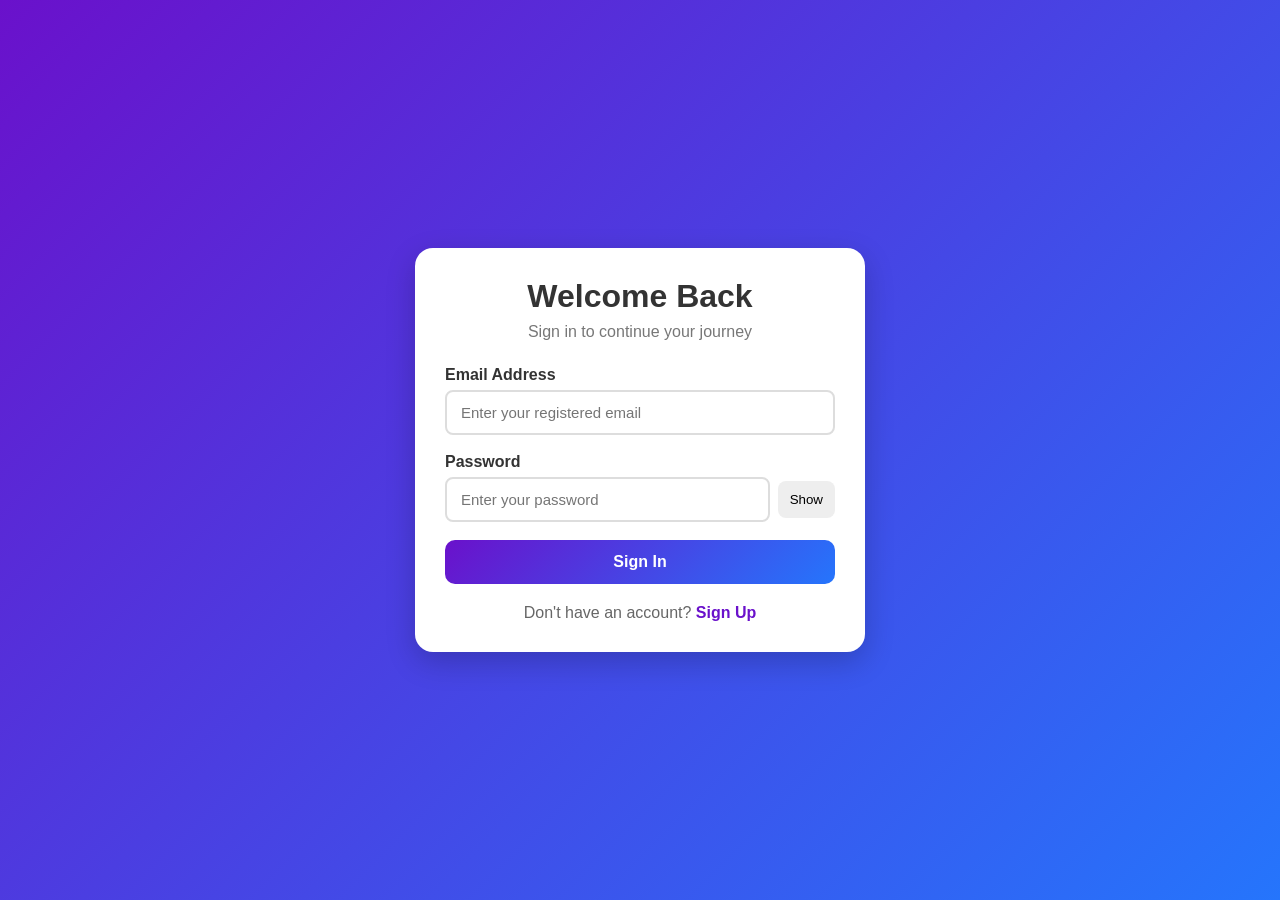
<file: SignIn.html>
<!DOCTYPE html>
<html lang="en">

<head>
    <meta charset="UTF-8">
    <meta name="viewport" content="width=device-width, initial-scale=1.0">

    <title>Sign In</title>

    <link rel="stylesheet" href="style.css">
</head>

<body>

    <div class="signup-container">

        <h1>Welcome Back</h1>

        <p class="subtitle">
            Sign in to continue your journey
        </p>

        <form id="signinForm">

            <!-- Email -->
            <div class="form-group">

                <label for="signinEmail">
                    Email Address
                </label>

                <input
                    type="email"
                    id="signinEmail"
                    placeholder="Enter your registered email"
                    required
                >

                <small
                    id="signinEmailError"
                    class="error">
                </small>

            </div>


            <!-- Password -->
            <div class="form-group">

                <label for="signinPassword">
                    Password
                </label>

                <div class="password-box">

                    <input
                        type="password"
                        id="signinPassword"
                        placeholder="Enter your password"
                        required
                    >

                    <button
                        type="button"
                        class="toggle-password"
                        onclick="togglePassword('signinPassword')">
                        Show
                    </button>

                </div>

                <small
                    id="signinPasswordError"
                    class="error">
                </small>

            </div>


            <!-- Sign In Button -->
            <button
                type="submit"
                class="signup-btn">

                Sign In

            </button>


            <!-- Signup Link -->
            <p class="login-link">

                Don't have an account?

                <a href="SignUp.html">
                    Sign Up
                </a>

            </p>

        </form>

    </div>


    <script src="index.js"></script>

</body>

</html>
</file>
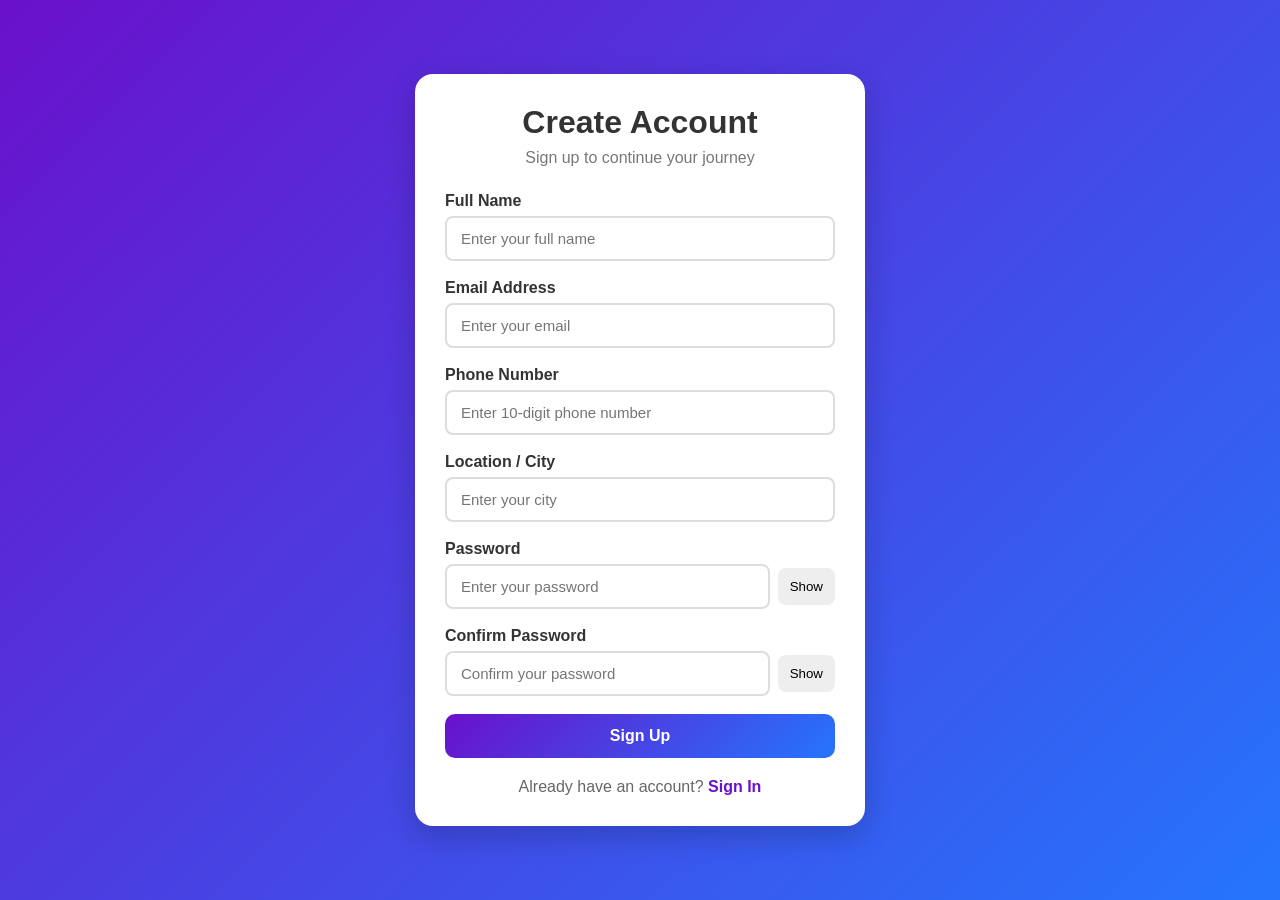
<file: SignUp.html>
<!DOCTYPE html>
<html lang="en">
<head>
    <meta charset="UTF-8">
    <meta name="viewport" content="width=device-width, initial-scale=1.0">

    <title>Sign Up</title>

    <!-- CSS Link -->
    <link rel="stylesheet" href="style.css">
</head>

<body>

    <div class="signup-container">

        <h1>Create Account</h1>
        <p class="subtitle">Sign up to continue your journey</p>

        <form id="signupForm">

            <!-- Full Name -->
            <div class="form-group">
                <label for="fullName">Full Name</label>

                <input
                    type="text"
                    id="fullName"
                    placeholder="Enter your full name"
                    required
                >

                <small id="nameError" class="error"></small>
            </div>


            <!-- Email -->
            <div class="form-group">
                <label for="email">Email Address</label>

                <input
                    type="email"
                    id="email"
                    placeholder="Enter your email"
                    required
                >

                <small id="emailError" class="error"></small>
            </div>


            <!-- Phone Number -->
            <div class="form-group">
                <label for="phone">Phone Number</label>

                <input
                    type="tel"
                    id="phone"
                    placeholder="Enter 10-digit phone number"
                    maxlength="10"
                    required
                >

                <small id="phoneError" class="error"></small>
            </div>


            <!-- Location -->
            <div class="form-group">
                <label for="location">Location / City</label>

                <input
                    type="text"
                    id="location"
                    placeholder="Enter your city"
                    required
                >

                <small id="locationError" class="error"></small>
            </div>


            <!-- Password -->
            <div class="form-group">
                <label for="password">Password</label>

                <div class="password-box">

                    <input
                        type="password"
                        id="password"
                        placeholder="Enter your password"
                        required
                    >

                    <button
                        type="button"
                        class="toggle-password"
                        onclick="togglePassword('password')"
                    >
                        Show
                    </button>

                </div>

                <small id="passwordError" class="error"></small>
            </div>


            <!-- Confirm Password -->
            <div class="form-group">
                <label for="confirmPassword">Confirm Password</label>

                <div class="password-box">

                    <input
                        type="password"
                        id="confirmPassword"
                        placeholder="Confirm your password"
                        required
                    >

                    <button
                        type="button"
                        class="toggle-password"
                        onclick="togglePassword('confirmPassword')"
                    >
                        Show
                    </button>

                </div>

                <small id="confirmPasswordError" class="error"></small>
            </div>


            <!-- Signup Button -->
            <button type="submit" class="signup-btn">
                Sign Up
            </button>


            <!-- SignIn Link -->
            <p class="login-link">
                Already have an account?
                <a href="SignIn.html">Sign In</a>
            </p>

        </form>

    </div>


    <!-- JavaScript Link -->
    <script src="index.js"></script>

</body>
</html>
</file>
<file: style.css>
* {
    margin: 0;
    padding: 0;
    box-sizing: border-box;
    font-family: Arial, sans-serif;
}

body {
    min-height: 100vh;
    display: flex;
    justify-content: center;
    align-items: center;

    background: linear-gradient(
        135deg,
        #6a11cb,
        #2575fc
    );

    padding: 20px;
}

.signup-container {
    width: 100%;
    max-width: 450px;

    background: white;

    padding: 30px;

    border-radius: 18px;

    box-shadow:
        0 10px 30px rgba(0, 0, 0, 0.2);
}

.signup-container h1 {
    text-align: center;

    color: #333;

    margin-bottom: 8px;
}

.subtitle {
    text-align: center;

    color: #777;

    margin-bottom: 25px;
}

.form-group {
    margin-bottom: 18px;
}

.form-group label {
    display: block;

    margin-bottom: 6px;

    color: #333;

    font-weight: bold;
}

.form-group input {
    width: 100%;

    padding: 12px 14px;

    border: 2px solid #ddd;

    border-radius: 8px;

    outline: none;

    font-size: 15px;

    transition: 0.3s;
}

.form-group input:focus {
    border-color: #6a11cb;

    box-shadow:
        0 0 5px rgba(106, 17, 203, 0.3);
}

.password-box {
    display: flex;

    align-items: center;

    gap: 8px;
}

.password-box input {
    flex: 1;
}

.toggle-password {
    padding: 11px 12px;

    border: none;

    border-radius: 8px;

    background-color: #eeeeee;

    cursor: pointer;
}

.toggle-password:hover {
    background-color: #dddddd;
}

.error {
    display: block;

    color: red;

    font-size: 13px;

    margin-top: 5px;
}

.signup-btn {
    width: 100%;

    padding: 13px;

    border: none;

    border-radius: 10px;

    background: linear-gradient(
        135deg,
        #6a11cb,
        #2575fc
    );

    color: white;

    font-size: 16px;

    font-weight: bold;

    cursor: pointer;

    transition: 0.3s;
}

.signup-btn:hover {
    transform: translateY(-2px);

    box-shadow:
        0 5px 15px rgba(37, 117, 252, 0.4);
}

.login-link {
    text-align: center;

    margin-top: 20px;

    color: #666;
}

.login-link a {
    color: #6a11cb;

    text-decoration: none;

    font-weight: bold;
}

.login-link a:hover {
    text-decoration: underline;
}

/* Tablet */

@media screen and (max-width: 1024px) {

    .signup-container {
        max-width: 500px;
    }
}

/* Mobile */

@media screen and (max-width: 768px) {

    body {
        padding: 15px;
    }

    .signup-container {
        padding: 22px;
    }

    .signup-container h1 {
        font-size: 26px;
    }

    .password-box {
        flex-direction: column;

        align-items: stretch;
    }

    .toggle-password {
        width: 100%;
    }
}

/* ==============================
   TRAVELMATE PAGE FIX
================================ */

.travel-page {
    display: block;
    min-height: 100vh;
    padding: 0;
    margin: 0;
    background: #ffffff;
}

.travel-page .hero {
    min-height: 500px;

    display: flex;
    align-items: center;
    justify-content: center;

    background: linear-gradient(
        135deg,
        #6a11cb,
        #2575fc
    );
}

.travel-page .service-card {
    transition: 0.3s;
}

.travel-page .service-card:hover {
    transform: translateY(-8px);
}

.travel-page .service-card img {
    height: 230px;
    object-fit: cover;
}

.travel-page .gallery-img {
    width: 100%;
    height: 280px;
    object-fit: cover;

    transition: 0.3s;
}

.travel-page .gallery-img:hover {
    transform: scale(1.03);
}

.travel-page footer a {
    transition: 0.3s;
}

.travel-page footer a:hover {
    opacity: 0.7;
}

/* Tablet */

@media screen and (max-width: 1024px) {

    .travel-page .hero {
        min-height: 400px;
    }

    .travel-page .hero h1 {
        font-size: 3rem;
    }
}

/* Mobile */

@media screen and (max-width: 768px) {

    .travel-page .hero {
        min-height: 350px;
    }

    .travel-page .hero h1 {
        font-size: 2.3rem;
    }

    .travel-page .gallery-img {
        height: 230px;
    }
}
</file>
